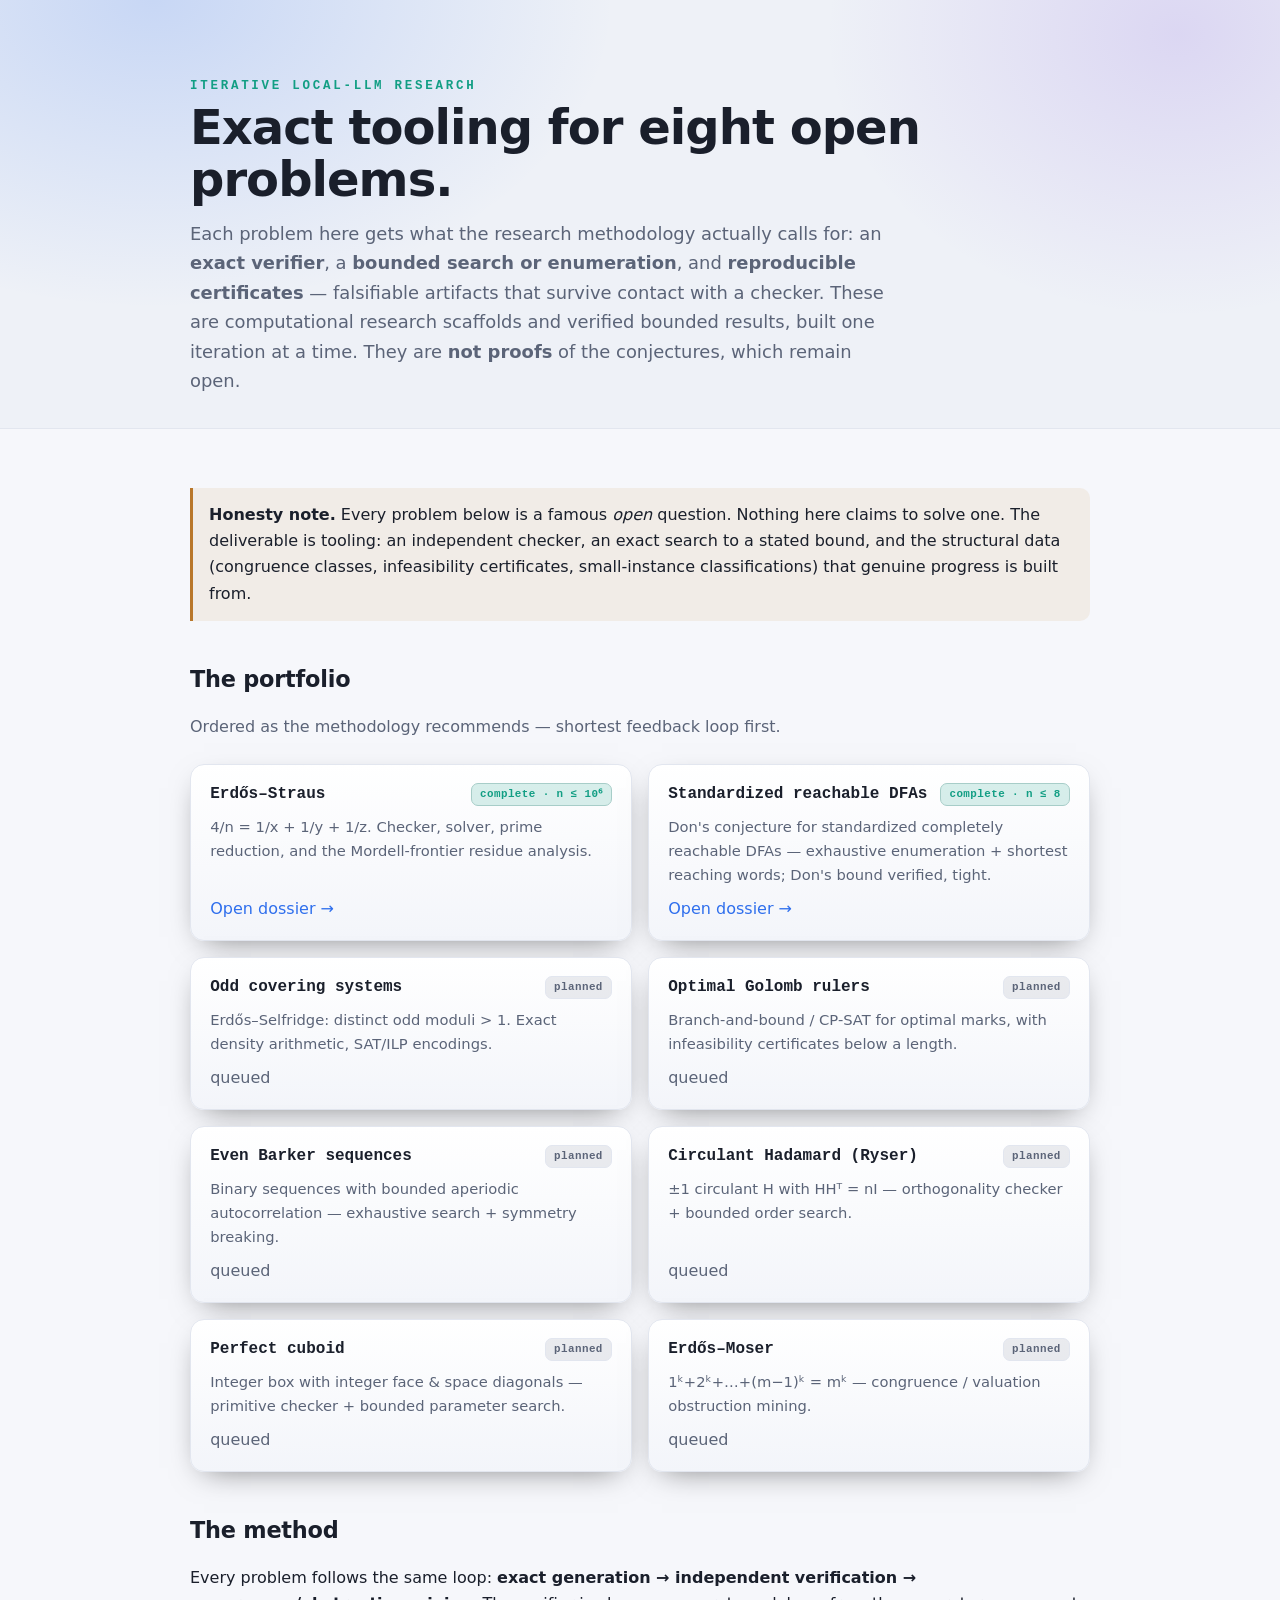
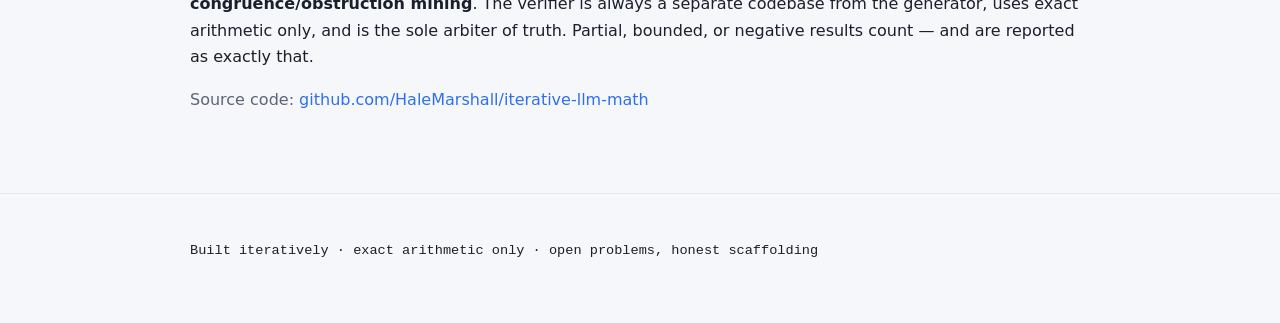
<file: docs/index.html>
<!DOCTYPE html>
<html lang="en">
<head>
<meta charset="utf-8"/>
<meta name="viewport" content="width=device-width,initial-scale=1"/>
<title>Iterative LLM Math — exact tooling for open problems</title>
<meta name="description" content="Exact verifiers, bounded searches, and certificates for eight open mathematical problems, built iteratively. Not proofs — falsifiable computational artifacts."/>
<meta name="color-scheme" content="dark light"/>
<link rel="stylesheet" href="assets/styles.css"/>
<link rel="icon" href="data:image/svg+xml,<svg xmlns='http://www.w3.org/2000/svg' viewBox='0 0 16 16'><text y='13' font-size='13'>∑</text></svg>"/>
</head>
<body>
<a class="skip" href="#portfolio">Skip to problems</a>
<header class="site"><div class="wrap">
  <p class="eyebrow">Iterative Local-LLM Research</p>
  <h1>Exact tooling for eight open problems.</h1>
  <p class="lede">Each problem here gets what the research methodology actually calls for:
  an <strong>exact verifier</strong>, a <strong>bounded search or enumeration</strong>, and
  <strong>reproducible certificates</strong> — falsifiable artifacts that survive contact with a
  checker. These are computational research scaffolds and verified bounded results, built one
  iteration at a time. They are <strong>not proofs</strong> of the conjectures, which remain open.</p>
</div></header>

<main class="wrap">
  <div class="callout">
    <strong>Honesty note.</strong> Every problem below is a famous <em>open</em> question. Nothing
    here claims to solve one. The deliverable is tooling: an independent checker, an exact search to
    a stated bound, and the structural data (congruence classes, infeasibility certificates,
    small-instance classifications) that genuine progress is built from.
  </div>

  <h2 id="portfolio">The portfolio</h2>
  <p class="muted">Ordered as the methodology recommends — shortest feedback loop first.</p>
  <ul class="grid">
    <li class="card">
      <div class="row"><h3>Erdős–Straus</h3><span class="badge verified">complete · n ≤ 10⁶</span></div>
      <p>4/n = 1/x + 1/y + 1/z. Checker, solver, prime reduction, and the Mordell-frontier residue analysis.</p>
      <a href="erdos-straus.html">Open dossier →</a>
    </li>
    <li class="card">
      <div class="row"><h3>Standardized reachable DFAs</h3><span class="badge verified">complete · n ≤ 8</span></div>
      <p>Don's conjecture for standardized completely reachable DFAs — exhaustive enumeration + shortest reaching words; Don's bound verified, tight.</p>
      <a href="don-dfa.html">Open dossier →</a>
    </li>
    <li class="card">
      <div class="row"><h3>Odd covering systems</h3><span class="badge planned">planned</span></div>
      <p>Erdős–Selfridge: distinct odd moduli &gt; 1. Exact density arithmetic, SAT/ILP encodings.</p>
      <span class="muted">queued</span>
    </li>
    <li class="card">
      <div class="row"><h3>Optimal Golomb rulers</h3><span class="badge planned">planned</span></div>
      <p>Branch-and-bound / CP-SAT for optimal marks, with infeasibility certificates below a length.</p>
      <span class="muted">queued</span>
    </li>
    <li class="card">
      <div class="row"><h3>Even Barker sequences</h3><span class="badge planned">planned</span></div>
      <p>Binary sequences with bounded aperiodic autocorrelation — exhaustive search + symmetry breaking.</p>
      <span class="muted">queued</span>
    </li>
    <li class="card">
      <div class="row"><h3>Circulant Hadamard (Ryser)</h3><span class="badge planned">planned</span></div>
      <p>±1 circulant H with HHᵀ = nI — orthogonality checker + bounded order search.</p>
      <span class="muted">queued</span>
    </li>
    <li class="card">
      <div class="row"><h3>Perfect cuboid</h3><span class="badge planned">planned</span></div>
      <p>Integer box with integer face & space diagonals — primitive checker + bounded parameter search.</p>
      <span class="muted">queued</span>
    </li>
    <li class="card">
      <div class="row"><h3>Erdős–Moser</h3><span class="badge planned">planned</span></div>
      <p>1ᵏ+2ᵏ+…+(m−1)ᵏ = mᵏ — congruence / valuation obstruction mining.</p>
      <span class="muted">queued</span>
    </li>
  </ul>

  <h2>The method</h2>
  <p>Every problem follows the same loop: <strong>exact generation → independent verification →
  congruence/obstruction mining</strong>. The verifier is always a separate codebase from the
  generator, uses exact arithmetic only, and is the sole arbiter of truth. Partial, bounded, or
  negative results count — and are reported as exactly that.</p>
  <p class="muted">Source code: <a href="https://github.com/HaleMarshall/iterative-llm-math">github.com/HaleMarshall/iterative-llm-math</a></p>
</main>

<footer class="site"><div class="wrap">
  <p>Built iteratively · exact arithmetic only · open problems, honest scaffolding</p>
</div></footer>
</body>
</html>
</file>
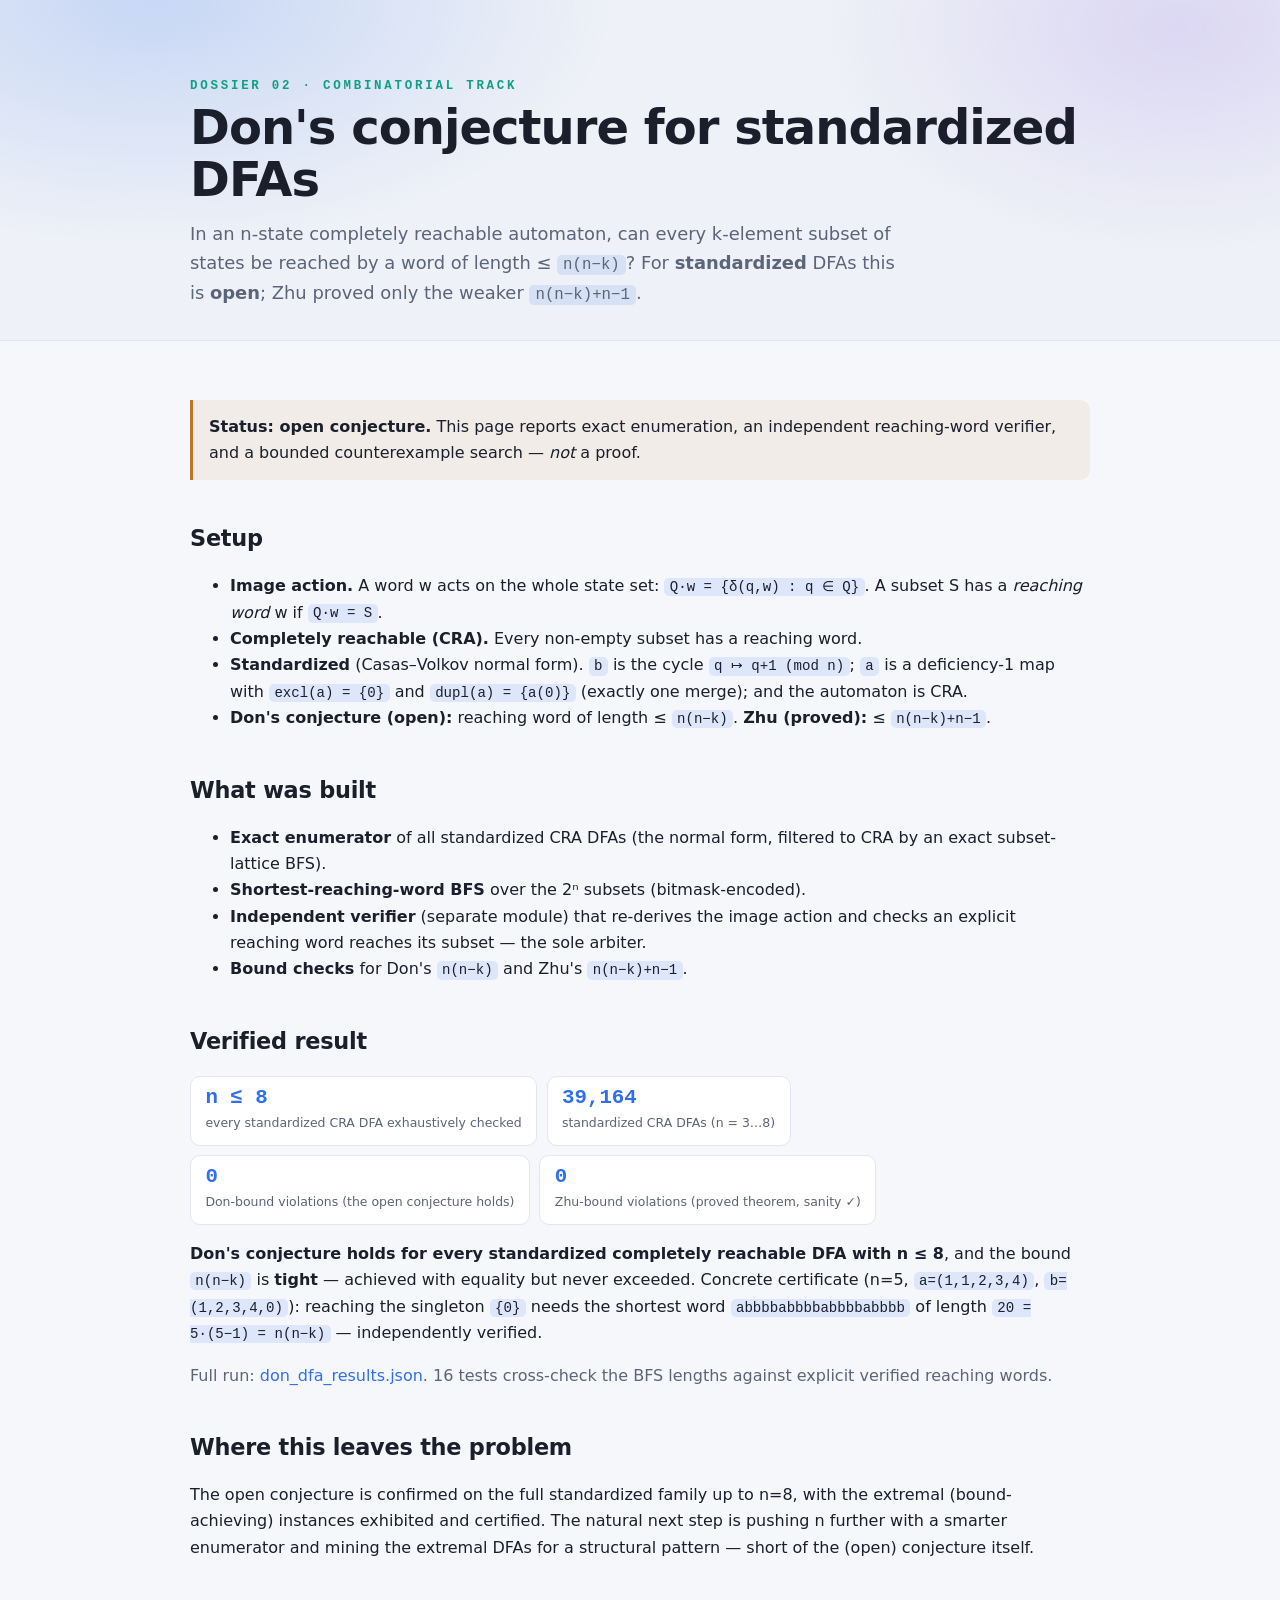
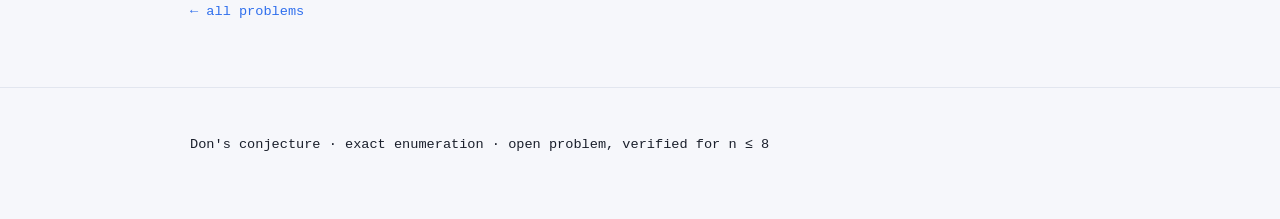
<file: docs/don-dfa.html>
<!DOCTYPE html>
<html lang="en">
<head>
<meta charset="utf-8"/>
<meta name="viewport" content="width=device-width,initial-scale=1"/>
<title>Don's conjecture for standardized DFAs — Iterative LLM Math</title>
<meta name="description" content="Exact enumeration and bound-checking for Don's conjecture on standardized completely reachable DFAs. Verified for all n ≤ 8."/>
<meta name="color-scheme" content="dark light"/>
<link rel="stylesheet" href="assets/styles.css"/>
</head>
<body>
<header class="site"><div class="wrap">
  <p class="eyebrow">Dossier 02 · Combinatorial track</p>
  <h1>Don's conjecture for standardized DFAs</h1>
  <p class="lede">In an n-state completely reachable automaton, can every k-element subset of states be
  reached by a word of length ≤ <code>n(n−k)</code>? For <strong>standardized</strong> DFAs this is
  <strong>open</strong>; Zhu proved only the weaker <code>n(n−k)+n−1</code>.</p>
</div></header>

<main class="wrap">
  <div class="callout">
    <strong>Status: open conjecture.</strong> This page reports exact enumeration, an independent
    reaching-word verifier, and a bounded counterexample search — <em>not</em> a proof.
  </div>

  <h2>Setup</h2>
  <ul>
    <li><strong>Image action.</strong> A word w acts on the whole state set: <code>Q·w = {δ(q,w) : q ∈ Q}</code>.
      A subset S has a <em>reaching word</em> w if <code>Q·w = S</code>.</li>
    <li><strong>Completely reachable (CRA).</strong> Every non-empty subset has a reaching word.</li>
    <li><strong>Standardized</strong> (Casas–Volkov normal form). <code>b</code> is the cycle
      <code>q ↦ q+1 (mod n)</code>; <code>a</code> is a deficiency-1 map with <code>excl(a) = {0}</code>
      and <code>dupl(a) = {a(0)}</code> (exactly one merge); and the automaton is CRA.</li>
    <li><strong>Don's conjecture (open):</strong> reaching word of length ≤ <code>n(n−k)</code>.
      <strong>Zhu (proved):</strong> ≤ <code>n(n−k)+n−1</code>.</li>
  </ul>

  <h2>What was built</h2>
  <ul>
    <li><strong>Exact enumerator</strong> of all standardized CRA DFAs (the normal form, filtered to CRA
      by an exact subset-lattice BFS).</li>
    <li><strong>Shortest-reaching-word BFS</strong> over the 2ⁿ subsets (bitmask-encoded).</li>
    <li><strong>Independent verifier</strong> (separate module) that re-derives the image action and
      checks an explicit reaching word reaches its subset — the sole arbiter.</li>
    <li><strong>Bound checks</strong> for Don's <code>n(n−k)</code> and Zhu's <code>n(n−k)+n−1</code>.</li>
  </ul>

  <h2>Verified result</h2>
  <div class="stat-row">
    <div class="stat"><div class="n">n ≤ 8</div><div class="l">every standardized CRA DFA exhaustively checked</div></div>
    <div class="stat"><div class="n">39,164</div><div class="l">standardized CRA DFAs (n = 3…8)</div></div>
    <div class="stat"><div class="n">0</div><div class="l">Don-bound violations (the open conjecture holds)</div></div>
    <div class="stat"><div class="n">0</div><div class="l">Zhu-bound violations (proved theorem, sanity ✓)</div></div>
  </div>
  <p><strong>Don's conjecture holds for every standardized completely reachable DFA with n ≤ 8</strong>,
  and the bound <code>n(n−k)</code> is <strong>tight</strong> — achieved with equality but never exceeded.
  Concrete certificate (n=5, <code>a=(1,1,2,3,4)</code>, <code>b=(1,2,3,4,0)</code>): reaching the
  singleton <code>{0}</code> needs the shortest word
  <code>abbbbabbbbabbbbabbbb</code> of length <code>20 = 5·(5−1) = n(n−k)</code> — independently verified.</p>
  <p class="muted">Full run:
  <a href="https://github.com/HaleMarshall/iterative-llm-math/blob/main/problems/don_dfa/results/don_dfa_results.json">don_dfa_results.json</a>.
  16 tests cross-check the BFS lengths against explicit verified reaching words.</p>

  <h2>Where this leaves the problem</h2>
  <p>The open conjecture is confirmed on the full standardized family up to n=8, with the extremal
  (bound-achieving) instances exhibited and certified. The natural next step is pushing n further with a
  smarter enumerator and mining the extremal DFAs for a structural pattern — short of the (open)
  conjecture itself.</p>

  <a class="back" href="index.html">← all problems</a>
</main>
<footer class="site"><div class="wrap"><p>Don's conjecture · exact enumeration · open problem, verified for n ≤ 8</p></div></footer>
</body>
</html>
</file>
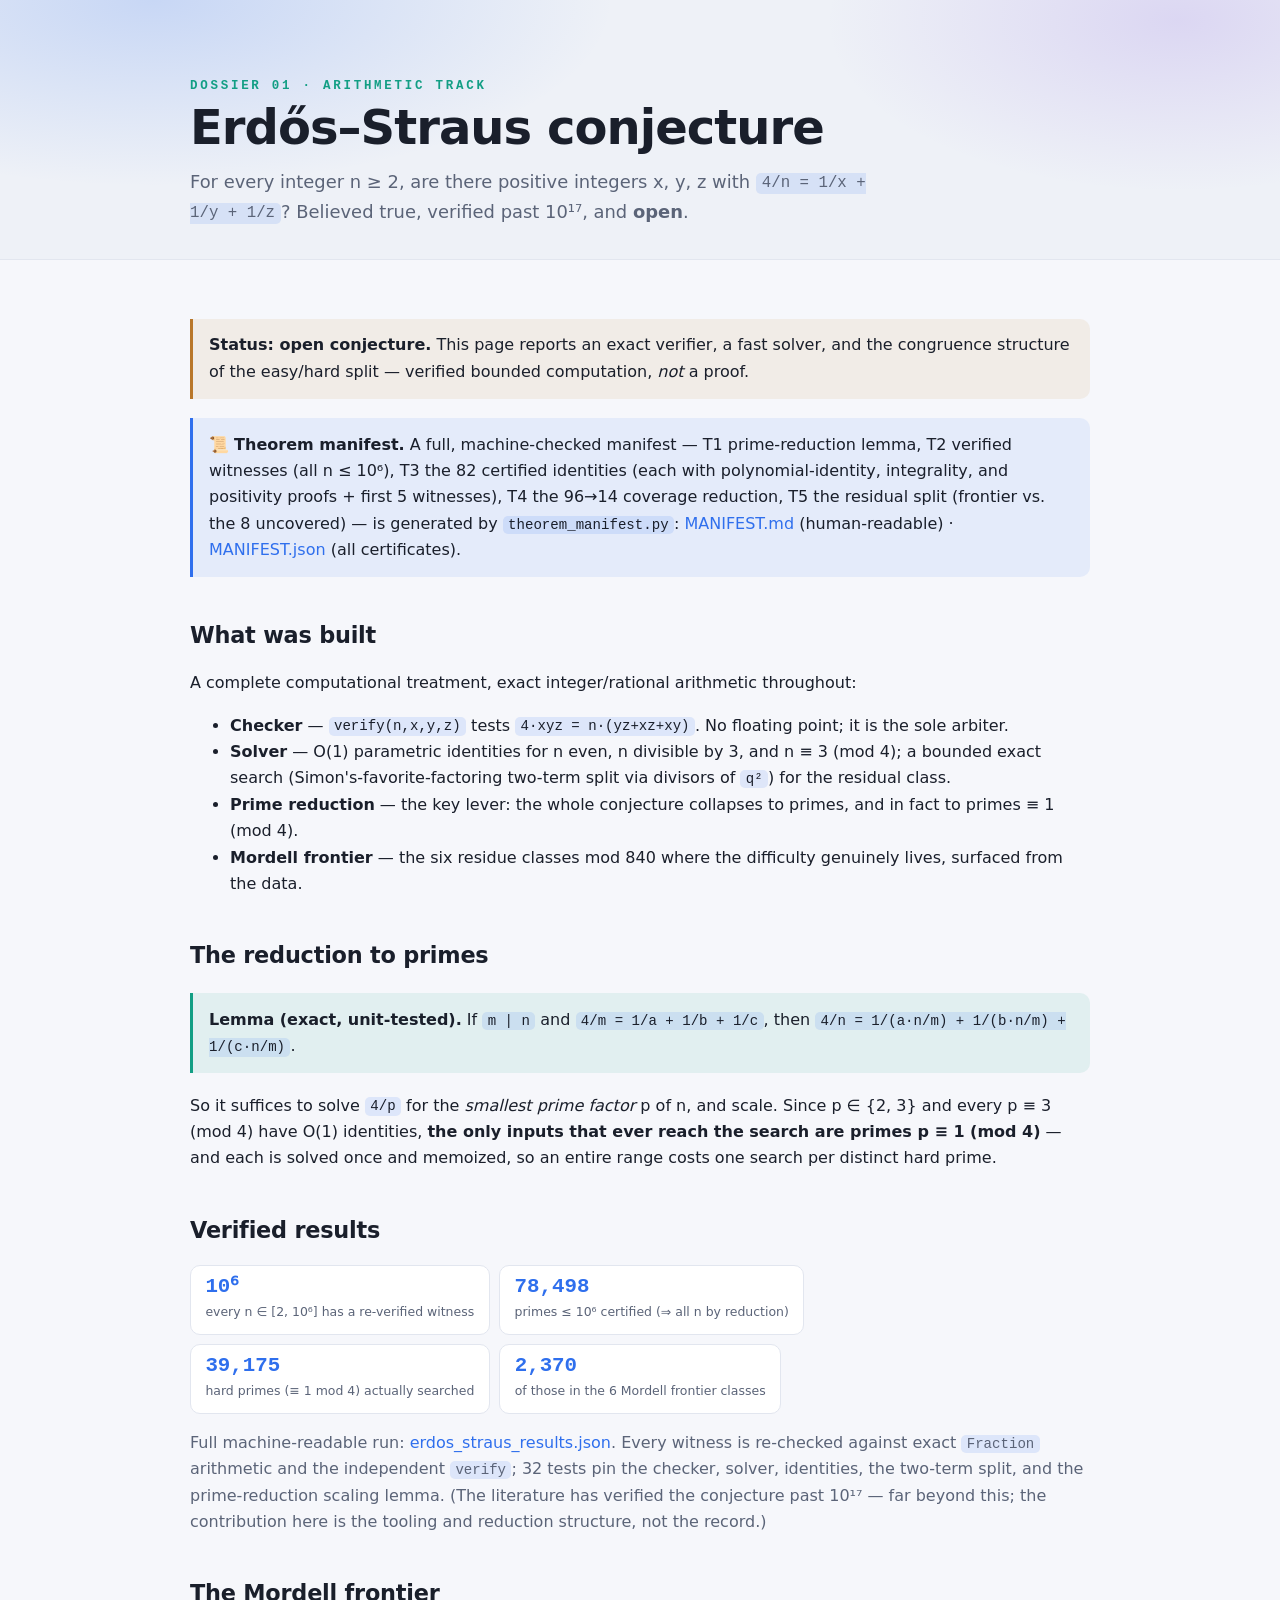
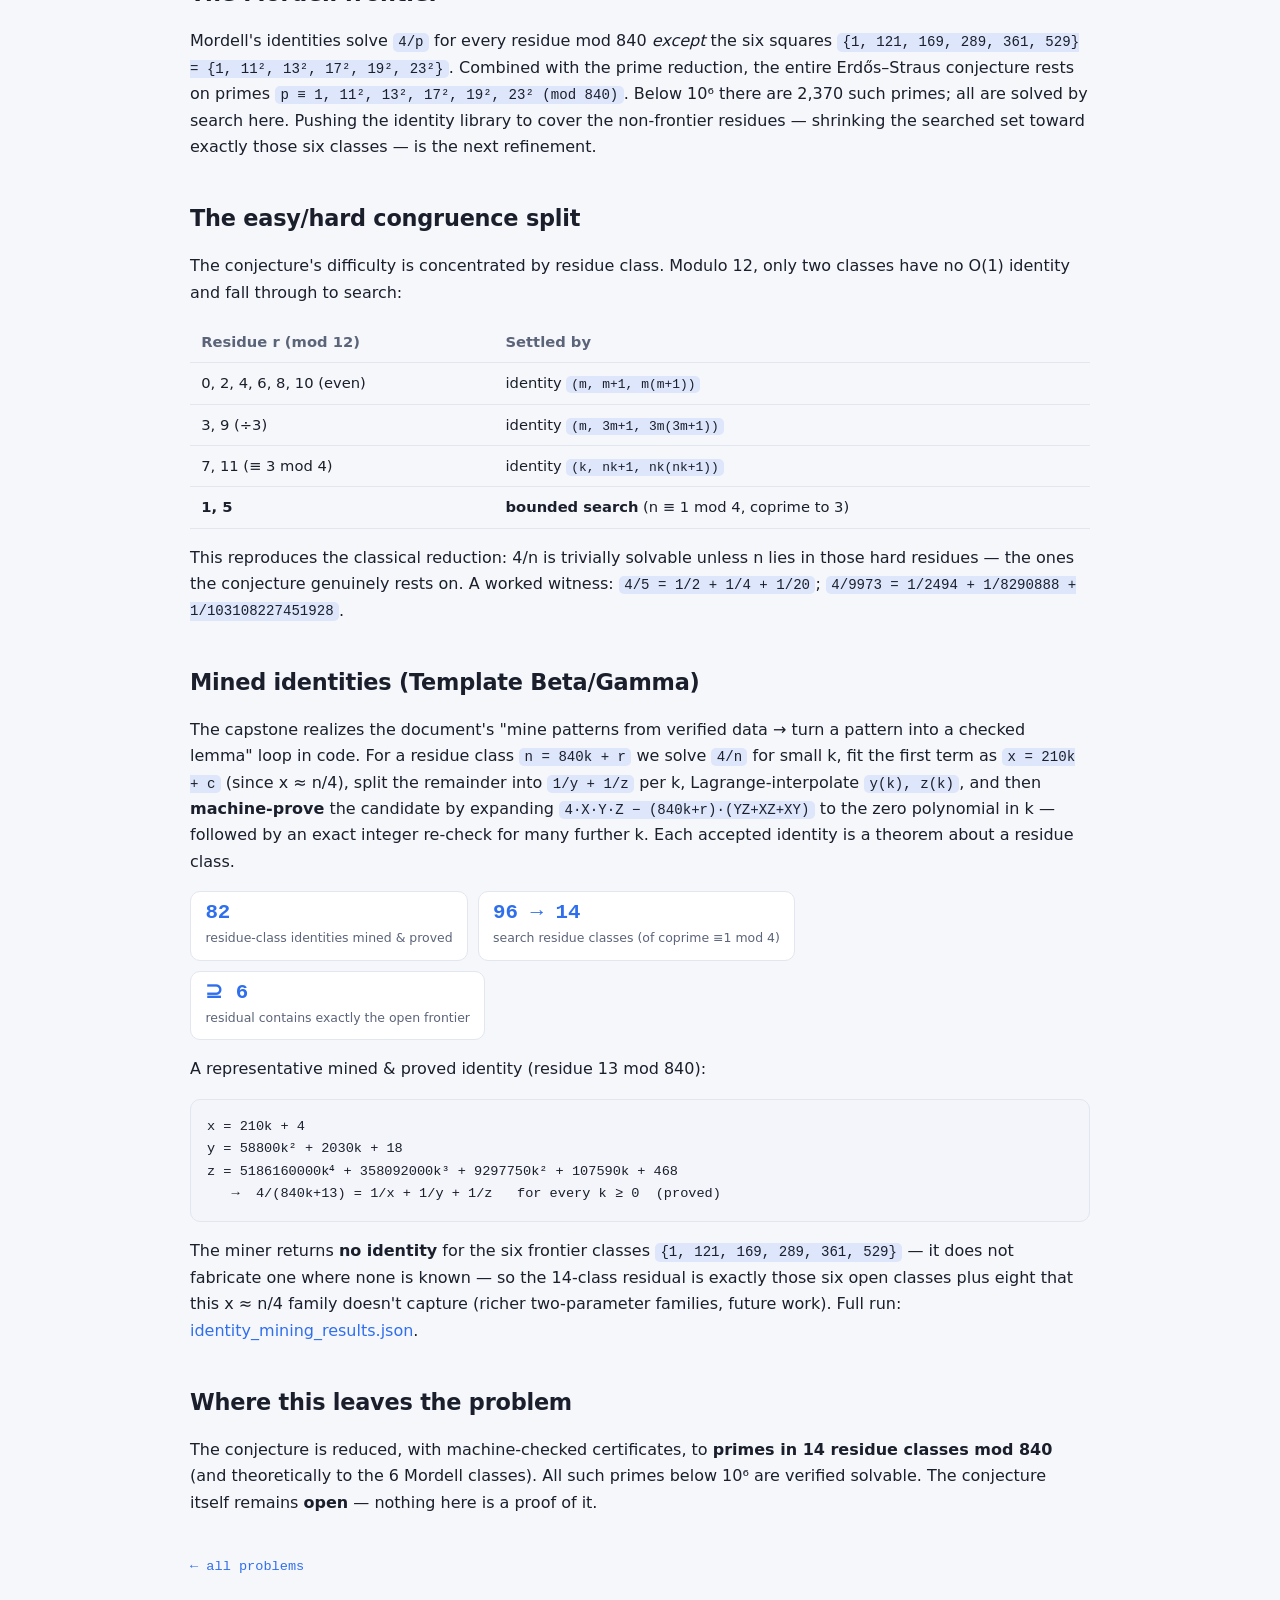
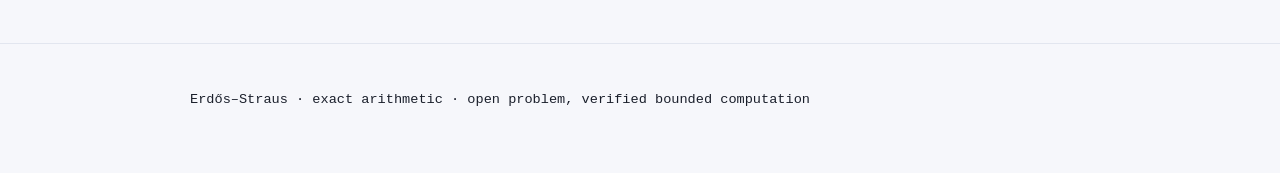
<file: docs/erdos-straus.html>
<!DOCTYPE html>
<html lang="en">
<head>
<meta charset="utf-8"/>
<meta name="viewport" content="width=device-width,initial-scale=1"/>
<title>Erdős–Straus conjecture — Iterative LLM Math</title>
<meta name="description" content="Exact verifier, fast solver, and congruence analysis for the Erdős–Straus conjecture 4/n = 1/x+1/y+1/z. Verified for all n up to 200000."/>
<meta name="color-scheme" content="dark light"/>
<link rel="stylesheet" href="assets/styles.css"/>
</head>
<body>
<header class="site"><div class="wrap">
  <p class="eyebrow">Dossier 01 · Arithmetic track</p>
  <h1>Erdős–Straus conjecture</h1>
  <p class="lede">For every integer n ≥ 2, are there positive integers x, y, z with
  <code>4/n = 1/x + 1/y + 1/z</code>? Believed true, verified past 10¹⁷, and <strong>open</strong>.</p>
</div></header>

<main class="wrap">
  <div class="callout">
    <strong>Status: open conjecture.</strong> This page reports an exact verifier, a fast solver, and
    the congruence structure of the easy/hard split — verified bounded computation, <em>not</em> a proof.
  </div>

  <div class="callout" style="border-left-color:var(--accent);background:color-mix(in oklab,var(--accent) 9%,transparent)">
    📜 <strong>Theorem manifest.</strong> A full, machine-checked manifest — T1 prime-reduction lemma,
    T2 verified witnesses (all n ≤ 10⁶), T3 the 82 certified identities (each with polynomial-identity,
    integrality, and positivity proofs + first 5 witnesses), T4 the 96→14 coverage reduction, T5 the
    residual split (frontier vs. the 8 uncovered) — is generated by
    <code>theorem_manifest.py</code>:
    <a href="https://github.com/HaleMarshall/iterative-llm-math/blob/main/problems/erdos_straus/MANIFEST.md">MANIFEST.md</a>
    (human-readable) ·
    <a href="https://github.com/HaleMarshall/iterative-llm-math/blob/main/problems/erdos_straus/MANIFEST.json">MANIFEST.json</a>
    (all certificates).
  </div>

  <h2>What was built</h2>
  <p>A complete computational treatment, exact integer/rational arithmetic throughout:</p>
  <ul>
    <li><strong>Checker</strong> — <code>verify(n,x,y,z)</code> tests <code>4·xyz = n·(yz+xz+xy)</code>.
      No floating point; it is the sole arbiter.</li>
    <li><strong>Solver</strong> — O(1) parametric identities for n even, n divisible by 3, and
      n ≡ 3 (mod 4); a bounded exact search (Simon's-favorite-factoring two-term split via divisors of
      <code>q²</code>) for the residual class.</li>
    <li><strong>Prime reduction</strong> — the key lever: the whole conjecture collapses to primes,
      and in fact to primes ≡ 1 (mod 4).</li>
    <li><strong>Mordell frontier</strong> — the six residue classes mod 840 where the difficulty
      genuinely lives, surfaced from the data.</li>
  </ul>

  <h2>The reduction to primes</h2>
  <div class="callout" style="border-left-color:var(--ok);background:color-mix(in oklab,var(--ok) 9%,transparent)">
    <strong>Lemma (exact, unit-tested).</strong> If <code>m | n</code> and
    <code>4/m = 1/a + 1/b + 1/c</code>, then
    <code>4/n = 1/(a·n/m) + 1/(b·n/m) + 1/(c·n/m)</code>.
  </div>
  <p>So it suffices to solve <code>4/p</code> for the <em>smallest prime factor</em> p of n, and scale.
  Since p ∈ {2, 3} and every p ≡ 3 (mod 4) have O(1) identities, <strong>the only inputs that ever
  reach the search are primes p ≡ 1 (mod 4)</strong> — and each is solved once and memoized, so an
  entire range costs one search per distinct hard prime.</p>

  <h2>Verified results</h2>
  <div class="stat-row">
    <div class="stat"><div class="n">10⁶</div><div class="l">every n ∈ [2, 10⁶] has a re-verified witness</div></div>
    <div class="stat"><div class="n">78,498</div><div class="l">primes ≤ 10⁶ certified (⇒ all n by reduction)</div></div>
    <div class="stat"><div class="n">39,175</div><div class="l">hard primes (≡ 1 mod 4) actually searched</div></div>
    <div class="stat"><div class="n">2,370</div><div class="l">of those in the 6 Mordell frontier classes</div></div>
  </div>
  <p class="muted">Full machine-readable run:
  <a href="https://github.com/HaleMarshall/iterative-llm-math/blob/main/problems/erdos_straus/results/erdos_straus_results.json">erdos_straus_results.json</a>.
  Every witness is re-checked against exact <code>Fraction</code> arithmetic and the independent
  <code>verify</code>; 32 tests pin the checker, solver, identities, the two-term split, and the
  prime-reduction scaling lemma. (The literature has verified the conjecture past 10¹⁷ — far beyond
  this; the contribution here is the tooling and reduction structure, not the record.)</p>

  <h2>The Mordell frontier</h2>
  <p>Mordell's identities solve <code>4/p</code> for every residue mod 840 <em>except</em> the six
  squares <code>{1, 121, 169, 289, 361, 529} = {1, 11², 13², 17², 19², 23²}</code>. Combined with the
  prime reduction, the entire Erdős–Straus conjecture rests on primes
  <code>p ≡ 1, 11², 13², 17², 19², 23² (mod 840)</code>. Below 10⁶ there are 2,370 such primes; all are
  solved by search here. Pushing the identity library to cover the non-frontier residues — shrinking
  the searched set toward exactly those six classes — is the next refinement.</p>

  <h2>The easy/hard congruence split</h2>
  <p>The conjecture's difficulty is concentrated by residue class. Modulo 12, only two classes have no
  O(1) identity and fall through to search:</p>
  <table>
    <tr><th>Residue r (mod 12)</th><th>Settled by</th></tr>
    <tr><td>0, 2, 4, 6, 8, 10 (even)</td><td>identity <code>(m, m+1, m(m+1))</code></td></tr>
    <tr><td>3, 9 (÷3)</td><td>identity <code>(m, 3m+1, 3m(3m+1))</code></td></tr>
    <tr><td>7, 11 (≡ 3 mod 4)</td><td>identity <code>(k, nk+1, nk(nk+1))</code></td></tr>
    <tr><td><strong>1, 5</strong></td><td><strong>bounded search</strong> (n ≡ 1 mod 4, coprime to 3)</td></tr>
  </table>
  <p>This reproduces the classical reduction: 4/n is trivially solvable unless n lies in those hard
  residues — the ones the conjecture genuinely rests on. A worked witness:
  <code>4/5 = 1/2 + 1/4 + 1/20</code>; <code>4/9973 = 1/2494 + 1/8290888 + 1/103108227451928</code>.</p>

  <h2>Mined identities (Template Beta/Gamma)</h2>
  <p>The capstone realizes the document's "mine patterns from verified data → turn a pattern into a
  checked lemma" loop in code. For a residue class <code>n = 840k + r</code> we solve <code>4/n</code>
  for small k, fit the first term as <code>x = 210k + c</code> (since x ≈ n/4), split the remainder
  into <code>1/y + 1/z</code> per k, Lagrange-interpolate <code>y(k), z(k)</code>, and then
  <strong>machine-prove</strong> the candidate by expanding
  <code>4·X·Y·Z − (840k+r)·(YZ+XZ+XY)</code> to the zero polynomial in k — followed by an exact
  integer re-check for many further k. Each accepted identity is a theorem about a residue class.</p>
  <div class="stat-row">
    <div class="stat"><div class="n">82</div><div class="l">residue-class identities mined &amp; proved</div></div>
    <div class="stat"><div class="n">96 → 14</div><div class="l">search residue classes (of coprime ≡1 mod 4)</div></div>
    <div class="stat"><div class="n">⊇ 6</div><div class="l">residual contains exactly the open frontier</div></div>
  </div>
  <p>A representative mined &amp; proved identity (residue 13 mod 840):</p>
  <pre>x = 210k + 4
y = 58800k² + 2030k + 18
z = 5186160000k⁴ + 358092000k³ + 9297750k² + 107590k + 468
   →  4/(840k+13) = 1/x + 1/y + 1/z   for every k ≥ 0  (proved)</pre>
  <p>The miner returns <strong>no identity</strong> for the six frontier classes
  <code>{1, 121, 169, 289, 361, 529}</code> — it does not fabricate one where none is known — so the
  14-class residual is exactly those six open classes plus eight that this x ≈ n/4 family doesn't
  capture (richer two-parameter families, future work). Full run:
  <a href="https://github.com/HaleMarshall/iterative-llm-math/blob/main/problems/erdos_straus/results/identity_mining_results.json">identity_mining_results.json</a>.</p>

  <h2>Where this leaves the problem</h2>
  <p>The conjecture is reduced, with machine-checked certificates, to <strong>primes in 14 residue
  classes mod 840</strong> (and theoretically to the 6 Mordell classes). All such primes below 10⁶ are
  verified solvable. The conjecture itself remains <strong>open</strong> — nothing here is a proof of it.</p>

  <a class="back" href="index.html">← all problems</a>
</main>
<footer class="site"><div class="wrap"><p>Erdős–Straus · exact arithmetic · open problem, verified bounded computation</p></div></footer>
</body>
</html>
</file>
<file: docs/assets/styles.css>
/* Shared design system for the iterative-LLM-math site. Dependency-free,
   accessible, OS light/dark, reduced-motion aware. One token set drives it all. */
:root {
  --bg:#0c0e14; --bg-soft:#12151f; --surface:#161a26; --surface-2:#1c2130;
  --border:#272d3f; --text:#e7ebf3; --dim:#9aa3b8;
  --accent:#6ea8fe; --accent-2:#b58cff; --ok:#54e6c4; --warn:#f5b971;
  --mono:ui-monospace,"SF Mono","JetBrains Mono",Menlo,Consolas,monospace;
  --sans:system-ui,-apple-system,"Segoe UI",Roboto,Helvetica,Arial,sans-serif;
  --maxw:900px; --radius:14px;
}
@media (prefers-color-scheme:light){
  :root{--bg:#f6f7fb;--bg-soft:#eef1f7;--surface:#fff;--surface-2:#f3f5fa;
    --border:#e2e6ef;--text:#1a1f2b;--dim:#5b6478;--accent:#2f6fed;--accent-2:#7a4ddb;
    --ok:#129e84;--warn:#b9772a;}
}
*{box-sizing:border-box}
@media (prefers-reduced-motion:reduce){*{animation:none!important;transition:none!important}}
body{margin:0;background:var(--bg);color:var(--text);font-family:var(--sans);line-height:1.65;-webkit-font-smoothing:antialiased}
.wrap{width:min(100% - 2.5rem,var(--maxw));margin-inline:auto}
a{color:var(--accent);text-decoration:none}
a:hover{text-decoration:underline}
:focus-visible{outline:2px solid var(--accent);outline-offset:2px;border-radius:6px}
.skip{position:absolute;left:-9999px}.skip:focus{left:0;background:var(--accent);color:#fff;padding:.5rem 1rem}

header.site{padding:clamp(2.5rem,8vw,5rem) 0 2rem;border-bottom:1px solid var(--border);
  background:radial-gradient(60% 120% at 12% 0%,color-mix(in oklab,var(--accent) 20%,transparent),transparent 60%),
             radial-gradient(50% 120% at 92% 8%,color-mix(in oklab,var(--accent-2) 16%,transparent),transparent 55%),var(--bg-soft)}
.eyebrow{margin:0 0 .6rem;font:600 .78rem/1 var(--mono);letter-spacing:.22em;text-transform:uppercase;color:var(--ok)}
h1{margin:0 0 .8rem;font-size:clamp(1.9rem,5vw,3rem);line-height:1.08;letter-spacing:-.02em;font-weight:800}
.lede{margin:0;max-width:62ch;color:var(--dim);font-size:clamp(1rem,1.6vw,1.12rem)}
main{padding:2.5rem 0 4rem}
h2{margin:2.5rem 0 1rem;font-size:1.4rem;letter-spacing:-.01em}
h3{margin:1.8rem 0 .6rem;font:700 1.05rem/1.3 var(--mono)}
p,li{color:var(--text)}
.muted{color:var(--dim)}
code{font-family:var(--mono);font-size:.88em;background:color-mix(in oklab,var(--accent) 12%,transparent);padding:.08em .38em;border-radius:5px}
pre{background:var(--surface-2);border:1px solid var(--border);border-radius:10px;padding:1rem;overflow:auto;font-family:var(--mono);font-size:.85rem}
.callout{border-left:3px solid var(--warn);background:color-mix(in oklab,var(--warn) 9%,transparent);
  padding:.85rem 1rem;border-radius:0 10px 10px 0;margin:1.2rem 0;color:var(--text)}

.grid{list-style:none;margin:1.5rem 0;padding:0;display:grid;gap:1rem;
  grid-template-columns:repeat(auto-fill,minmax(min(100%,380px),1fr))}
.card{display:flex;flex-direction:column;gap:.55rem;background:linear-gradient(180deg,var(--surface),var(--surface-2));
  border:1px solid var(--border);border-radius:var(--radius);padding:1.1rem 1.2rem;
  box-shadow:0 10px 30px -14px rgba(0,0,0,.55);transition:transform .18s ease,border-color .18s ease}
.card:hover{transform:translateY(-3px);border-color:color-mix(in oklab,var(--accent) 45%,var(--border))}
.card h3{margin:0;font-size:1rem}
.card p{margin:0;color:var(--dim);font-size:.92rem;flex:1}
.row{display:flex;align-items:center;justify-content:space-between;gap:.6rem}
.badge{flex:none;font:600 .68rem/1 var(--mono);letter-spacing:.04em;padding:.32rem .5rem;border-radius:7px;white-space:nowrap}
.badge.verified{color:var(--ok);background:color-mix(in oklab,var(--ok) 16%,transparent);border:1px solid color-mix(in oklab,var(--ok) 35%,var(--border))}
.badge.planned{color:var(--dim);background:color-mix(in oklab,var(--dim) 12%,transparent);border:1px solid var(--border)}
.stat-row{display:flex;flex-wrap:wrap;gap:.6rem;margin:1rem 0}
.stat{background:var(--surface);border:1px solid var(--border);border-radius:10px;padding:.7rem .9rem;min-width:140px}
.stat .n{font:700 1.3rem/1 var(--mono);color:var(--accent)}
.stat .l{font-size:.78rem;color:var(--dim);margin-top:.25rem}
footer.site{border-top:1px solid var(--border);padding:2rem 0 3rem;color:var(--dim);font:.85rem/1.6 var(--mono)}
table{border-collapse:collapse;width:100%;margin:1rem 0;font-size:.92rem}
th,td{text-align:left;padding:.5rem .7rem;border-bottom:1px solid var(--border)}
th{color:var(--dim);font-weight:600}
.back{display:inline-block;margin:1.5rem 0 0;font-family:var(--mono);font-size:.85rem}
</file>
